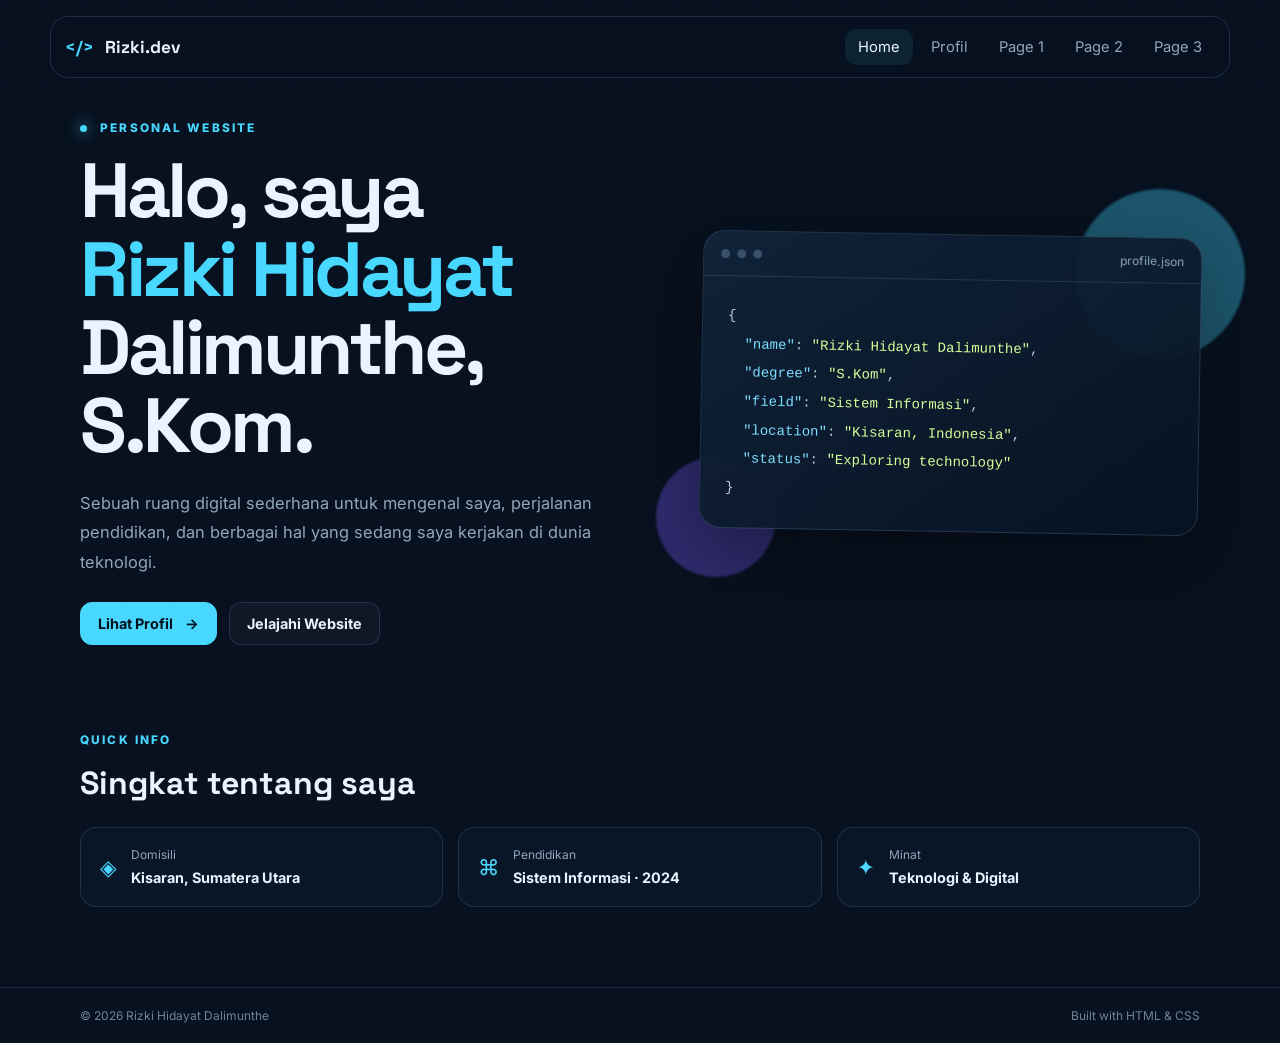
<file: index.html>
<!DOCTYPE html>
<html lang="id">
<head>
  <meta charset="UTF-8">
  <meta name="viewport" content="width=device-width, initial-scale=1.0">
  <meta name="description" content="Website pribadi Rizki Hidayat Dalimunthe, S.Kom - profil dan informasi pribadi.">
  <title>Rizki Hidayat Dalimunthe | Personal Website</title>
  <link rel="preconnect" href="https://fonts.googleapis.com">
  <link rel="preconnect" href="https://fonts.gstatic.com" crossorigin>
  <link href="https://fonts.googleapis.com/css2?family=Inter:wght@400;500;600;700;800&family=Space+Grotesk:wght@500;600;700&display=swap" rel="stylesheet">
  <link rel="stylesheet" href="style.css">
</head>
<body>
  <div class="grid-bg"></div>
  <header class="navbar">
    <a class="brand" href="index.html"><span>&lt;/&gt;</span> Rizki.dev</a>
    <button class="menu-toggle" aria-label="Buka menu" aria-expanded="false">☰</button>
    <nav class="nav-links">
      <a class="active" href="index.html">Home</a>
      <a href="profil.html">Profil</a>
      <a href="page1.html">Page 1</a>
      <a href="page2.html">Page 2</a>
      <a href="page3.html">Page 3</a>
    </nav>
  </header>

  <main>
    <section class="hero container">
      <div class="hero-copy">
        <p class="eyebrow"><span class="pulse"></span> PERSONAL WEBSITE</p>
        <h1>Halo, saya<br><span>Rizki Hidayat</span><br>Dalimunthe, S.Kom.</h1>
        <p class="lead">Sebuah ruang digital sederhana untuk mengenal saya, perjalanan pendidikan, dan berbagai hal yang sedang saya kerjakan di dunia teknologi.</p>
        <div class="hero-actions">
          <a class="btn primary" href="profil.html">Lihat Profil <span>→</span></a>
          <a class="btn ghost" href="page1.html">Jelajahi Website</a>
        </div>
      </div>
      <div class="hero-card">
        <div class="terminal">
          <div class="terminal-top"><span></span><span></span><span></span><b>profile.json</b></div>
          <pre><code>{
  <i>"name"</i>: <strong>"Rizki Hidayat Dalimunthe"</strong>,
  <i>"degree"</i>: <strong>"S.Kom"</strong>,
  <i>"field"</i>: <strong>"Sistem Informasi"</strong>,
  <i>"location"</i>: <strong>"Kisaran, Indonesia"</strong>,
  <i>"status"</i>: <strong>"Exploring technology"</strong>
}</code></pre>
        </div>
        <div class="orb orb-one"></div><div class="orb orb-two"></div>
      </div>
    </section>

    <section class="quick container">
      <div class="section-heading">
        <p class="eyebrow">QUICK INFO</p>
        <h2>Singkat tentang saya</h2>
      </div>
      <div class="info-grid">
        <article class="info-card"><span class="icon">◈</span><div><small>Domisili</small><strong>Kisaran, Sumatera Utara</strong></div></article>
        <article class="info-card"><span class="icon">⌘</span><div><small>Pendidikan</small><strong>Sistem Informasi · 2024</strong></div></article>
        <article class="info-card"><span class="icon">✦</span><div><small>Minat</small><strong>Teknologi & Digital</strong></div></article>
      </div>
    </section>
  </main>

  <footer><div class="container footer-inner"><span>© 2026 Rizki Hidayat Dalimunthe</span><span>Built with HTML & CSS</span></div></footer>
  <script src="script.js"></script>
</body>
</html>
</file>
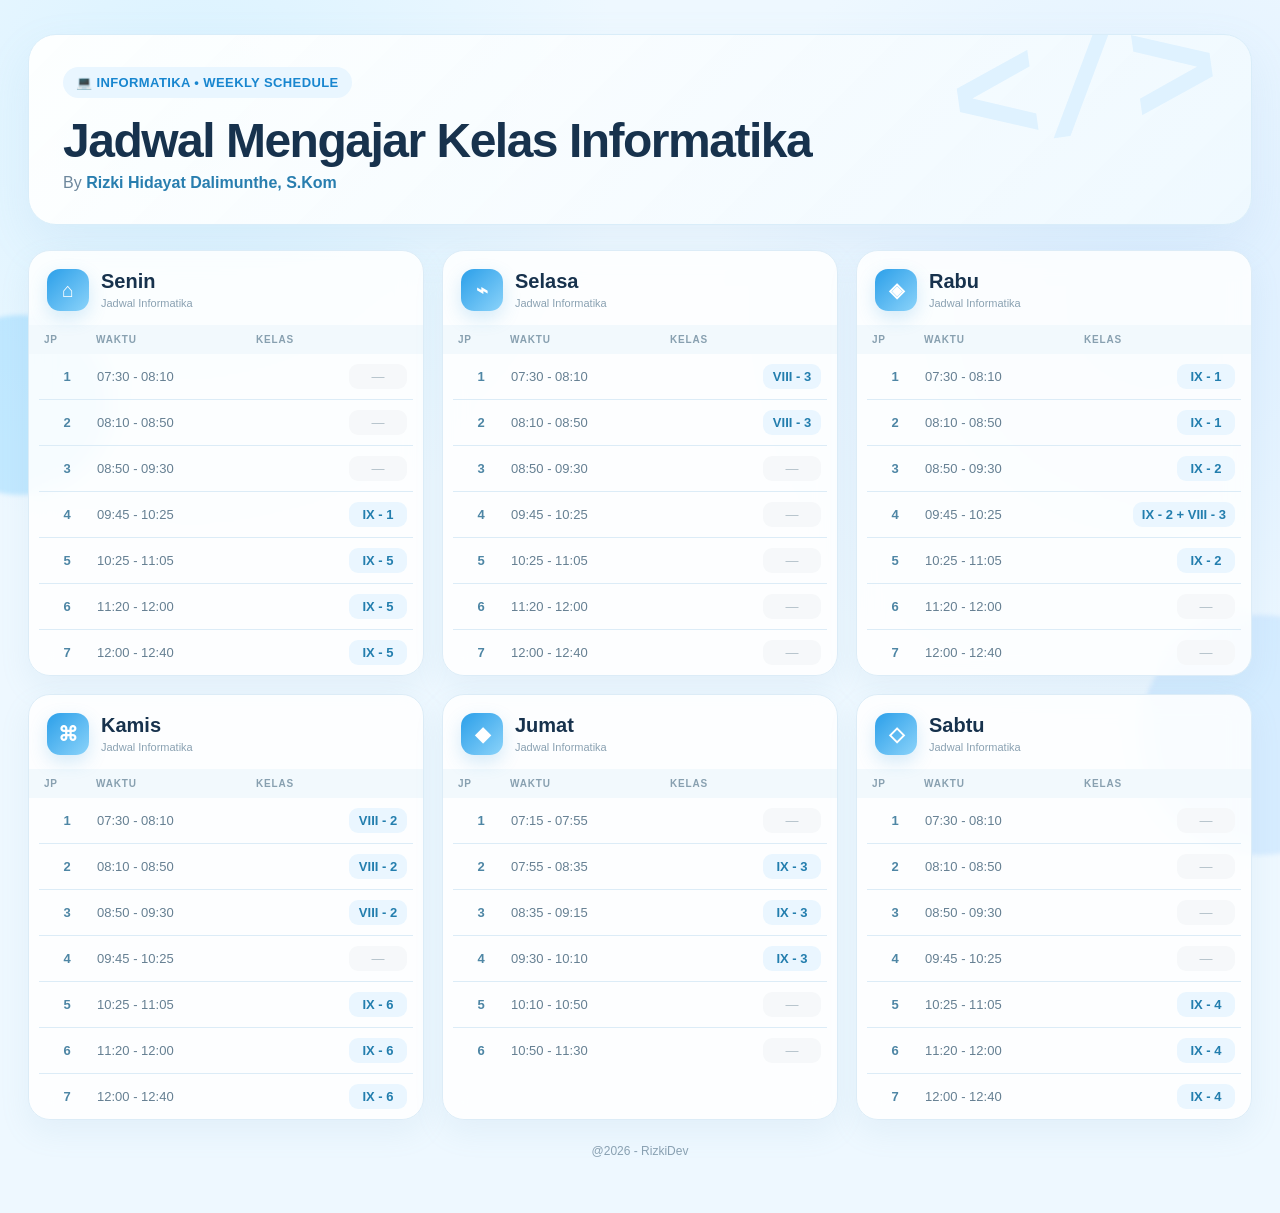
<file: page1.html>
<!DOCTYPE html>
<html lang="id">
<head>
<meta charset="UTF-8">
<meta name="viewport" content="width=device-width,initial-scale=1.0">
<title>Jadwal Mengajar Kelas Informatika — Rizki Hidayat Dalimunthe, S.Kom</title>
<style>
:root {
  --bg:#eef8ff; --panel:#ffffffd9; --blue:#2999e8; --blue2:#78c8f7;
  --ink:#17324d; --muted:#6d879c; --line:#dcecf7; --soft:#e9f6ff;
}
*{box-sizing:border-box}
body{margin:0;font-family:Inter,Segoe UI,Arial,sans-serif;color:var(--ink);
background:radial-gradient(circle at 15% 10%,#d9f2ff 0,transparent 28%),
radial-gradient(circle at 90% 25%,#dceeff 0,transparent 30%),var(--bg);
min-height:100vh;overflow-x:hidden}
.bg-orb{position:fixed;border-radius:50%;filter:blur(2px);opacity:.45;pointer-events:none}
.o1{width:180px;height:180px;background:#8ed5ff;left:-70px;top:35%}
.o2{width:240px;height:240px;background:#b9ddff;right:-100px;bottom:5%}
.container{max-width:1450px;margin:auto;padding:34px 28px 55px}
.hero{position:relative;overflow:hidden;background:linear-gradient(135deg,#ffffffee,#eff9ffff);
border:1px solid #d9edf9;border-radius:28px;padding:32px 34px;margin-bottom:25px;
box-shadow:0 18px 45px #8bb8d51f;animation:heroIn .75s ease both}
.hero:after{content:"</>";position:absolute;right:30px;top:-18px;font:bold 150px/1 monospace;
color:#dff2ff;transform:rotate(-8deg);z-index:0}
.badge{display:inline-flex;align-items:center;gap:8px;background:var(--soft);color:#1886cf;
padding:8px 13px;border-radius:999px;font-weight:700;font-size:13px;letter-spacing:.4px;position:relative;z-index:1}
h1{font-size:clamp(28px,4vw,48px);margin:15px 0 6px;letter-spacing:-1.5px;position:relative;z-index:1}
.author{font-size:16px;color:var(--muted);position:relative;z-index:1}
.author b{color:#287eaf}
.grid{display:grid;grid-template-columns:repeat(3,1fr);gap:18px}
.day-card{background:var(--panel);backdrop-filter:blur(12px);border:1px solid #dcecf7;border-radius:22px;
overflow:hidden;box-shadow:0 12px 30px #7faac51c;animation:cardIn .7s cubic-bezier(.2,.8,.2,1) both;
animation-delay:calc(var(--card) * 90ms + 180ms);transition:.25s ease}
.day-card:hover{transform:translateY(-5px);box-shadow:0 18px 38px #4b9bd22a}
.day-head{display:flex;align-items:center;gap:12px;padding:18px 18px 14px}
.day-icon{width:42px;height:42px;border-radius:13px;background:linear-gradient(135deg,#2b9fe9,#8bd3fa);
display:grid;place-items:center;color:white;font-size:20px;font-weight:800;box-shadow:0 7px 18px #399fdd35}
.day-head h2{margin:0;font-size:20px} .day-sub{font-size:11px;color:#8aa1b2}
.table-head,.row{display:grid;grid-template-columns:44px 1fr 1fr;gap:8px;align-items:center}
.table-head{padding:9px 15px;background:#f2f9fd;color:#88a0b0;font-size:10px;font-weight:800;letter-spacing:.8px}
.row{margin:0 10px;padding:10px 6px;border-bottom:1px solid var(--line);font-size:13px;animation:rowIn .5s ease both;
animation-delay:calc(var(--card) * 90ms + var(--i) * 45ms + 260ms)}
.row:last-child{border-bottom:0} .period{font-weight:800;color:#4e86a5;text-align:center}
.time{color:#657f92;white-space:nowrap} .class{justify-self:end;background:#eaf6ff;color:#237eae;
padding:5px 9px;border-radius:9px;font-weight:800;text-align:center;min-width:58px}
.row.empty .class{background:#f6f8fa;color:#b0bdc6;font-weight:500}
.footer{text-align:center;color:#8aa1b2;font-size:12px;margin-top:24px}
@keyframes heroIn{from{opacity:0;transform:translateY(-18px)}to{opacity:1;transform:none}}
@keyframes cardIn{from{opacity:0;transform:translateY(20px) scale(.98)}to{opacity:1;transform:none}}
@keyframes rowIn{from{opacity:0;transform:translateX(-8px)}to{opacity:1;transform:none}}
@media(max-width:1000px){.grid{grid-template-columns:repeat(2,1fr)}}
@media(max-width:680px){.container{padding:18px 12px 35px}.hero{padding:24px 20px}.grid{grid-template-columns:1fr}.hero:after{font-size:100px;right:-5px}}
@media(prefers-reduced-motion:reduce){*,*:before,*:after{animation:none!important;transition:none!important}}
</style>
</head>
<body>
<div class="bg-orb o1"></div><div class="bg-orb o2"></div>
<main class="container">
<header class="hero">
  <div class="badge">💻 INFORMATIKA • WEEKLY SCHEDULE</div>
  <h1>Jadwal Mengajar Kelas Informatika</h1>
  <div class="author">By <b>Rizki Hidayat Dalimunthe, S.Kom</b></div>
</header>
<div class="grid">
<section class="day-card" style="--card:0"><div class="day-head"><span class="day-icon">⌂</span><div><h2>Senin</h2><span class="day-sub">Jadwal Informatika</span></div></div><div class="table-head"><span>JP</span><span>WAKTU</span><span>KELAS</span></div><div class="row empty" style="--i:0"><div class="period">1</div><div class="time">07:30 - 08:10</div><div class="class">—</div></div><div class="row empty" style="--i:1"><div class="period">2</div><div class="time">08:10 - 08:50</div><div class="class">—</div></div><div class="row empty" style="--i:2"><div class="period">3</div><div class="time">08:50 - 09:30</div><div class="class">—</div></div><div class="row " style="--i:3"><div class="period">4</div><div class="time">09:45 - 10:25</div><div class="class">IX - 1</div></div><div class="row " style="--i:4"><div class="period">5</div><div class="time">10:25 - 11:05</div><div class="class">IX - 5</div></div><div class="row " style="--i:5"><div class="period">6</div><div class="time">11:20 - 12:00</div><div class="class">IX - 5</div></div><div class="row " style="--i:6"><div class="period">7</div><div class="time">12:00 - 12:40</div><div class="class">IX - 5</div></div></section><section class="day-card" style="--card:1"><div class="day-head"><span class="day-icon">⌁</span><div><h2>Selasa</h2><span class="day-sub">Jadwal Informatika</span></div></div><div class="table-head"><span>JP</span><span>WAKTU</span><span>KELAS</span></div><div class="row " style="--i:0"><div class="period">1</div><div class="time">07:30 - 08:10</div><div class="class">VIII - 3</div></div><div class="row " style="--i:1"><div class="period">2</div><div class="time">08:10 - 08:50</div><div class="class">VIII - 3</div></div><div class="row empty" style="--i:2"><div class="period">3</div><div class="time">08:50 - 09:30</div><div class="class">—</div></div><div class="row empty" style="--i:3"><div class="period">4</div><div class="time">09:45 - 10:25</div><div class="class">—</div></div><div class="row empty" style="--i:4"><div class="period">5</div><div class="time">10:25 - 11:05</div><div class="class">—</div></div><div class="row empty" style="--i:5"><div class="period">6</div><div class="time">11:20 - 12:00</div><div class="class">—</div></div><div class="row empty" style="--i:6"><div class="period">7</div><div class="time">12:00 - 12:40</div><div class="class">—</div></div></section><section class="day-card" style="--card:2"><div class="day-head"><span class="day-icon">◈</span><div><h2>Rabu</h2><span class="day-sub">Jadwal Informatika</span></div></div><div class="table-head"><span>JP</span><span>WAKTU</span><span>KELAS</span></div><div class="row " style="--i:0"><div class="period">1</div><div class="time">07:30 - 08:10</div><div class="class">IX - 1</div></div><div class="row " style="--i:1"><div class="period">2</div><div class="time">08:10 - 08:50</div><div class="class">IX - 1</div></div><div class="row " style="--i:2"><div class="period">3</div><div class="time">08:50 - 09:30</div><div class="class">IX - 2</div></div><div class="row " style="--i:3"><div class="period">4</div><div class="time">09:45 - 10:25</div><div class="class">IX - 2 + VIII - 3</div></div><div class="row " style="--i:4"><div class="period">5</div><div class="time">10:25 - 11:05</div><div class="class">IX - 2</div></div><div class="row empty" style="--i:5"><div class="period">6</div><div class="time">11:20 - 12:00</div><div class="class">—</div></div><div class="row empty" style="--i:6"><div class="period">7</div><div class="time">12:00 - 12:40</div><div class="class">—</div></div></section><section class="day-card" style="--card:3"><div class="day-head"><span class="day-icon">⌘</span><div><h2>Kamis</h2><span class="day-sub">Jadwal Informatika</span></div></div><div class="table-head"><span>JP</span><span>WAKTU</span><span>KELAS</span></div><div class="row " style="--i:0"><div class="period">1</div><div class="time">07:30 - 08:10</div><div class="class">VIII - 2</div></div><div class="row " style="--i:1"><div class="period">2</div><div class="time">08:10 - 08:50</div><div class="class">VIII - 2</div></div><div class="row " style="--i:2"><div class="period">3</div><div class="time">08:50 - 09:30</div><div class="class">VIII - 2</div></div><div class="row empty" style="--i:3"><div class="period">4</div><div class="time">09:45 - 10:25</div><div class="class">—</div></div><div class="row " style="--i:4"><div class="period">5</div><div class="time">10:25 - 11:05</div><div class="class">IX - 6</div></div><div class="row " style="--i:5"><div class="period">6</div><div class="time">11:20 - 12:00</div><div class="class">IX - 6</div></div><div class="row " style="--i:6"><div class="period">7</div><div class="time">12:00 - 12:40</div><div class="class">IX - 6</div></div></section><section class="day-card" style="--card:4"><div class="day-head"><span class="day-icon">◆</span><div><h2>Jumat</h2><span class="day-sub">Jadwal Informatika</span></div></div><div class="table-head"><span>JP</span><span>WAKTU</span><span>KELAS</span></div><div class="row empty" style="--i:0"><div class="period">1</div><div class="time">07:15 - 07:55</div><div class="class">—</div></div><div class="row " style="--i:1"><div class="period">2</div><div class="time">07:55 - 08:35</div><div class="class">IX - 3</div></div><div class="row " style="--i:2"><div class="period">3</div><div class="time">08:35 - 09:15</div><div class="class">IX - 3</div></div><div class="row " style="--i:3"><div class="period">4</div><div class="time">09:30 - 10:10</div><div class="class">IX - 3</div></div><div class="row empty" style="--i:4"><div class="period">5</div><div class="time">10:10 - 10:50</div><div class="class">—</div></div><div class="row empty" style="--i:5"><div class="period">6</div><div class="time">10:50 - 11:30</div><div class="class">—</div></div></section><section class="day-card" style="--card:5"><div class="day-head"><span class="day-icon">◇</span><div><h2>Sabtu</h2><span class="day-sub">Jadwal Informatika</span></div></div><div class="table-head"><span>JP</span><span>WAKTU</span><span>KELAS</span></div><div class="row empty" style="--i:0"><div class="period">1</div><div class="time">07:30 - 08:10</div><div class="class">—</div></div><div class="row empty" style="--i:1"><div class="period">2</div><div class="time">08:10 - 08:50</div><div class="class">—</div></div><div class="row empty" style="--i:2"><div class="period">3</div><div class="time">08:50 - 09:30</div><div class="class">—</div></div><div class="row empty" style="--i:3"><div class="period">4</div><div class="time">09:45 - 10:25</div><div class="class">—</div></div><div class="row " style="--i:4"><div class="period">5</div><div class="time">10:25 - 11:05</div><div class="class">IX - 4</div></div><div class="row " style="--i:5"><div class="period">6</div><div class="time">11:20 - 12:00</div><div class="class">IX - 4</div></div><div class="row " style="--i:6"><div class="period">7</div><div class="time">12:00 - 12:40</div><div class="class">IX - 4</div></div></section>
</div>
<div class="footer">@2026 - RizkiDev</div>
</main>
</body>
</html>
</file>
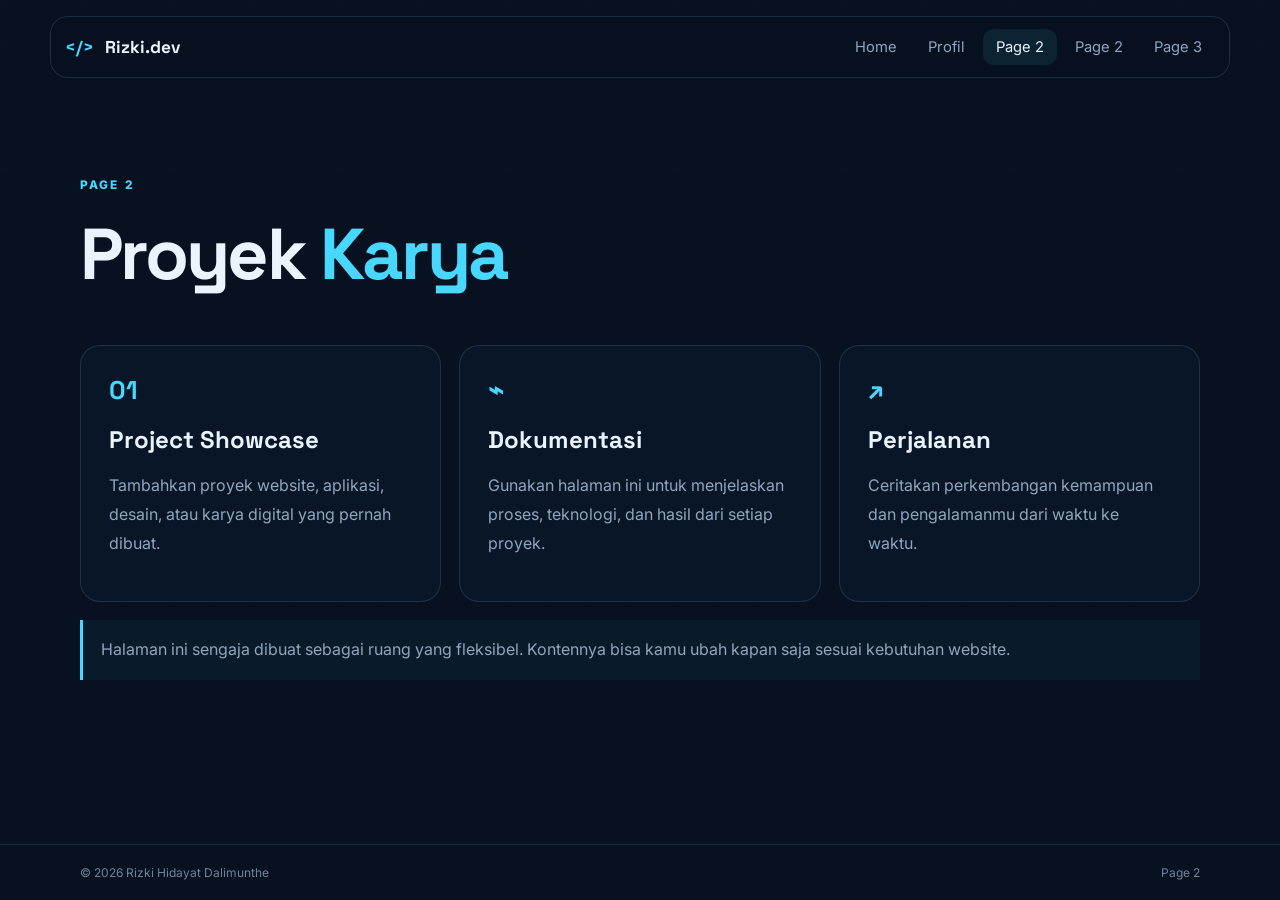
<file: page2.html>
<!DOCTYPE html>
<html lang="id"><head><meta charset="UTF-8"><meta name="viewport" content="width=device-width, initial-scale=1.0">
<title>Page 2 | Rizki Hidayat Dalimunthe</title><link rel="preconnect" href="https://fonts.googleapis.com"><link rel="preconnect" href="https://fonts.gstatic.com" crossorigin>
<link href="https://fonts.googleapis.com/css2?family=Inter:wght@400;500;600;700;800&family=Space+Grotesk:wght@500;600;700&display=swap" rel="stylesheet"><link rel="stylesheet" href="style.css"></head>
<body><div class="grid-bg"></div><header class="navbar"><a class="brand" href="index.html"><span>&lt;/&gt;</span> Rizki.dev</a><button class="menu-toggle" aria-label="Buka menu" aria-expanded="false">☰</button>
<nav class="nav-links"><a href="index.html">Home</a><a href="profil.html">Profil</a><a class="active" href="page2.html">Page 2</a><a href="page2.html">Page 2</a><a href="page3.html">Page 3</a></nav></header>
<main class="container page-main"><p class="eyebrow">PAGE 2</p><h1 class="page-title">Proyek <span>Karya</span></h1>
<div class="feature-grid"><article class="feature-card"><div class="feature-icon">01</div><h2>Project Showcase</h2><p>Tambahkan proyek website, aplikasi, desain, atau karya digital yang pernah dibuat.</p></article><article class="feature-card"><div class="feature-icon">⌁</div><h2>Dokumentasi</h2><p>Gunakan halaman ini untuk menjelaskan proses, teknologi, dan hasil dari setiap proyek.</p></article><article class="feature-card"><div class="feature-icon">↗</div><h2>Perjalanan</h2><p>Ceritakan perkembangan kemampuan dan pengalamanmu dari waktu ke waktu.</p></article></div><div class="note">Halaman ini sengaja dibuat sebagai ruang yang fleksibel. Kontennya bisa kamu ubah kapan saja sesuai kebutuhan website.</div></main>
<footer><div class="container footer-inner"><span>© 2026 Rizki Hidayat Dalimunthe</span><span>Page 2</span></div></footer><script src="script.js"></script></body></html>
</file>
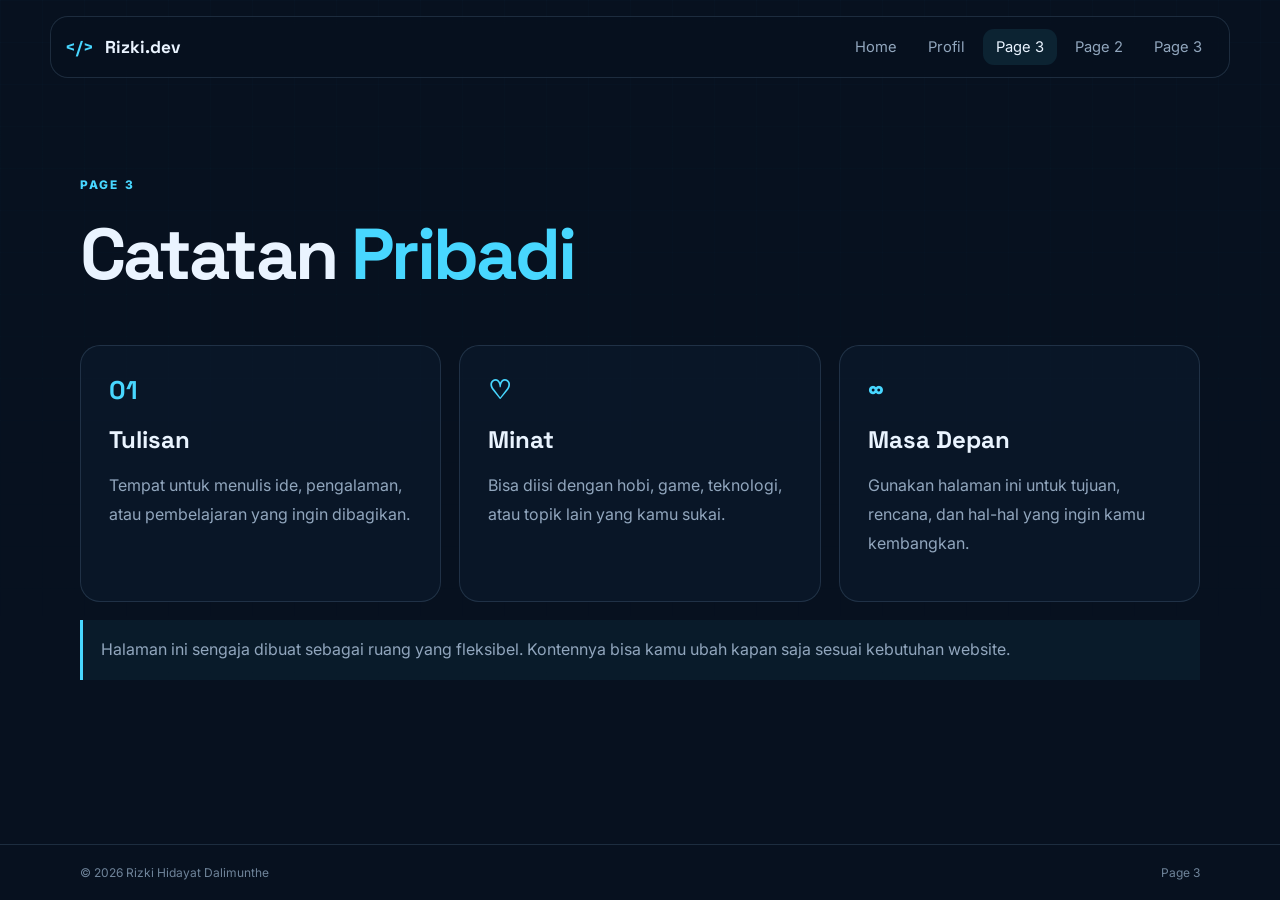
<file: page3.html>
<!DOCTYPE html>
<html lang="id"><head><meta charset="UTF-8"><meta name="viewport" content="width=device-width, initial-scale=1.0">
<title>Page 3 | Rizki Hidayat Dalimunthe</title><link rel="preconnect" href="https://fonts.googleapis.com"><link rel="preconnect" href="https://fonts.gstatic.com" crossorigin>
<link href="https://fonts.googleapis.com/css2?family=Inter:wght@400;500;600;700;800&family=Space+Grotesk:wght@500;600;700&display=swap" rel="stylesheet"><link rel="stylesheet" href="style.css"></head>
<body><div class="grid-bg"></div><header class="navbar"><a class="brand" href="index.html"><span>&lt;/&gt;</span> Rizki.dev</a><button class="menu-toggle" aria-label="Buka menu" aria-expanded="false">☰</button>
<nav class="nav-links"><a href="index.html">Home</a><a href="profil.html">Profil</a><a class="active" href="page3.html">Page 3</a><a href="page2.html">Page 2</a><a href="page3.html">Page 3</a></nav></header>
<main class="container page-main"><p class="eyebrow">PAGE 3</p><h1 class="page-title">Catatan <span>Pribadi</span></h1>
<div class="feature-grid"><article class="feature-card"><div class="feature-icon">01</div><h2>Tulisan</h2><p>Tempat untuk menulis ide, pengalaman, atau pembelajaran yang ingin dibagikan.</p></article><article class="feature-card"><div class="feature-icon">♡</div><h2>Minat</h2><p>Bisa diisi dengan hobi, game, teknologi, atau topik lain yang kamu sukai.</p></article><article class="feature-card"><div class="feature-icon">∞</div><h2>Masa Depan</h2><p>Gunakan halaman ini untuk tujuan, rencana, dan hal-hal yang ingin kamu kembangkan.</p></article></div><div class="note">Halaman ini sengaja dibuat sebagai ruang yang fleksibel. Kontennya bisa kamu ubah kapan saja sesuai kebutuhan website.</div></main>
<footer><div class="container footer-inner"><span>© 2026 Rizki Hidayat Dalimunthe</span><span>Page 3</span></div></footer><script src="script.js"></script></body></html>
</file>
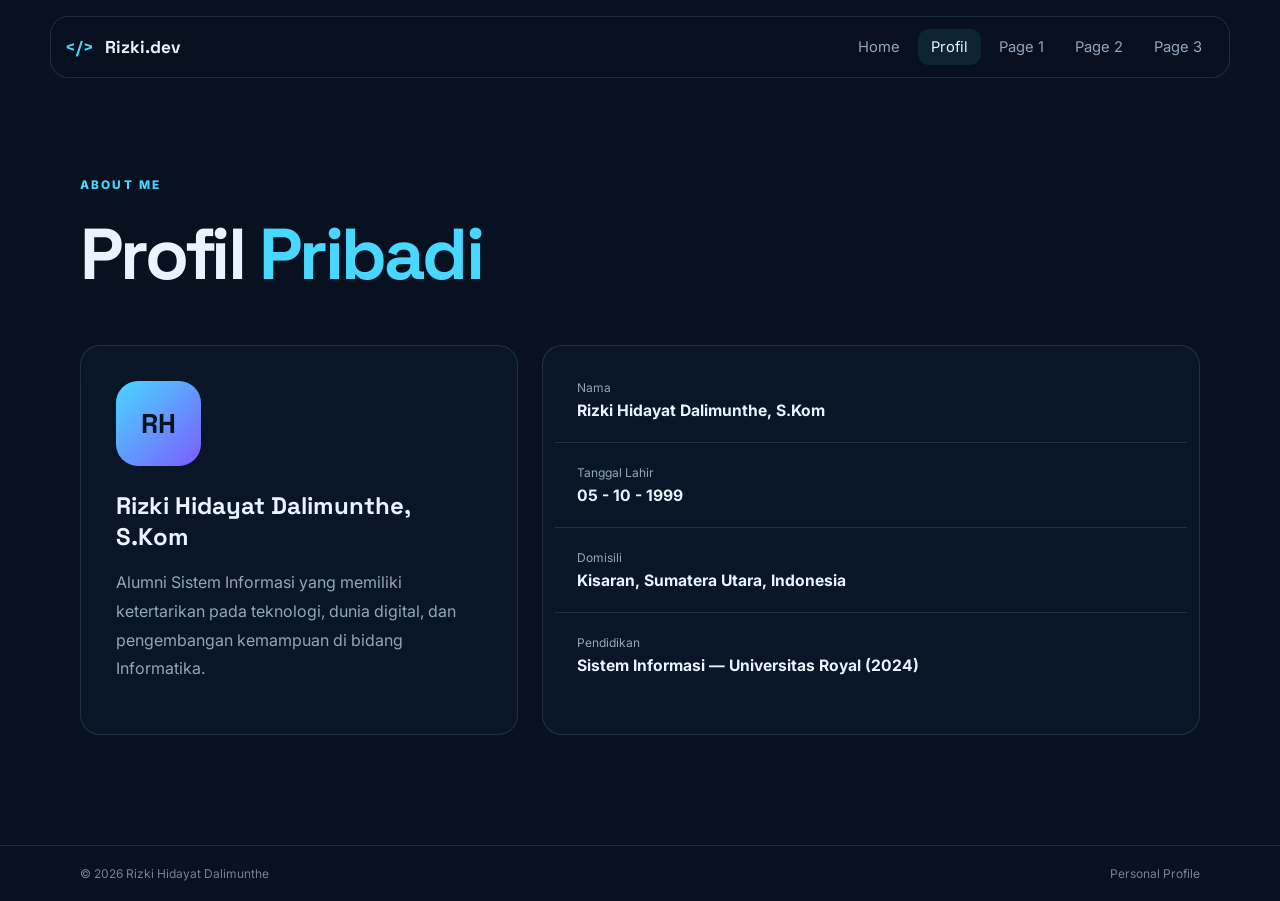
<file: profil.html>
<!DOCTYPE html>
<html lang="id"><head>
<meta charset="UTF-8"><meta name="viewport" content="width=device-width, initial-scale=1.0">
<title>Profil | Rizki Hidayat Dalimunthe</title>
<link rel="preconnect" href="https://fonts.googleapis.com"><link rel="preconnect" href="https://fonts.gstatic.com" crossorigin>
<link href="https://fonts.googleapis.com/css2?family=Inter:wght@400;500;600;700;800&family=Space+Grotesk:wght@500;600;700&display=swap" rel="stylesheet">
<link rel="stylesheet" href="style.css"></head><body><div class="grid-bg"></div>
<header class="navbar"><a class="brand" href="index.html"><span>&lt;/&gt;</span> Rizki.dev</a><button class="menu-toggle" aria-label="Buka menu" aria-expanded="false">☰</button>
<nav class="nav-links"><a href="index.html">Home</a><a class="active" href="profil.html">Profil</a><a href="page1.html">Page 1</a><a href="page2.html">Page 2</a><a href="page3.html">Page 3</a></nav></header>
<main class="container page-main"><p class="eyebrow">ABOUT ME</p><h1 class="page-title">Profil <span>Pribadi</span></h1>
<div class="profile-layout"><section class="profile-card"><div class="avatar">RH</div><h2>Rizki Hidayat Dalimunthe, S.Kom</h2><p>Alumni Sistem Informasi yang memiliki ketertarikan pada teknologi, dunia digital, dan pengembangan kemampuan di bidang Informatika.</p></section>
<section class="details"><div class="detail"><small>Nama</small><strong>Rizki Hidayat Dalimunthe, S.Kom</strong></div><div class="detail"><small>Tanggal Lahir</small><strong>05 - 10 - 1999</strong></div><div class="detail"><small>Domisili</small><strong>Kisaran, Sumatera Utara, Indonesia</strong></div><div class="detail"><small>Pendidikan</small><strong>Sistem Informasi — Universitas Royal (2024)</strong></div></section></div></main>
<footer><div class="container footer-inner"><span>© 2026 Rizki Hidayat Dalimunthe</span><span>Personal Profile</span></div></footer><script src="script.js"></script></body></html>
</file>
<file: style.css>
:root{
  --bg:#07111f; --panel:#0c1a2c; --panel2:#10243a; --text:#eaf4ff; --muted:#91a6bd;
  --accent:#48d7ff; --accent2:#7c5cff; --line:rgba(148,190,230,.16); --shadow:0 24px 70px rgba(0,0,0,.35);
}
*{box-sizing:border-box} html{scroll-behavior:smooth} body{margin:0;background:var(--bg);color:var(--text);font-family:Inter,system-ui,sans-serif;min-height:100vh;display:flex;flex-direction:column}
.grid-bg{position:fixed;inset:0;z-index:-1;opacity:.35;background-image:linear-gradient(rgba(72,215,255,.05) 1px,transparent 1px),linear-gradient(90deg,rgba(72,215,255,.05) 1px,transparent 1px);background-size:42px 42px;mask-image:linear-gradient(to bottom,black,transparent 85%)}
.container{width:min(1120px,calc(100% - 40px));margin:auto}.navbar{width:min(1180px,calc(100% - 32px));margin:16px auto 0;padding:12px 14px;display:flex;align-items:center;justify-content:space-between;border:1px solid var(--line);background:rgba(7,17,31,.72);backdrop-filter:blur(14px);border-radius:18px;position:relative;z-index:5}
.brand{font-family:"Space Grotesk",sans-serif;font-weight:700;color:var(--text);text-decoration:none;font-size:1.08rem}.brand span{color:var(--accent);margin-right:7px}.nav-links{display:flex;gap:5px}.nav-links a{color:var(--muted);text-decoration:none;padding:9px 13px;border-radius:11px;font-size:.92rem;transition:.2s}.nav-links a:hover,.nav-links a.active{color:var(--text);background:rgba(72,215,255,.09)}.menu-toggle{display:none;background:none;border:0;color:var(--text);font-size:1.4rem}
.hero{min-height:610px;display:grid;grid-template-columns:1.05fr .95fr;gap:70px;align-items:center}.eyebrow{font-size:.74rem;letter-spacing:.18em;color:var(--accent);font-weight:800;margin:0 0 16px}.pulse{display:inline-block;width:7px;height:7px;background:var(--accent);border-radius:50%;margin-right:8px;box-shadow:0 0 14px var(--accent)}h1,h2{font-family:"Space Grotesk",sans-serif}.hero h1{font-size:clamp(2.6rem,6vw,5rem);line-height:1.02;letter-spacing:-.045em;margin:0}.hero h1 span,.page-title span{color:var(--accent)}.lead{color:var(--muted);font-size:1.03rem;line-height:1.8;max-width:610px;margin:24px 0}.hero-actions{display:flex;gap:12px;flex-wrap:wrap}.btn{display:inline-flex;align-items:center;gap:12px;text-decoration:none;padding:12px 17px;border-radius:12px;font-weight:700;font-size:.9rem;border:1px solid var(--line)}.btn.primary{color:#03121d;background:var(--accent);border-color:var(--accent)}.btn.ghost{color:var(--text);background:rgba(255,255,255,.03)}.hero-card{position:relative}.terminal{border:1px solid var(--line);background:linear-gradient(145deg,rgba(16,36,58,.95),rgba(8,19,34,.96));border-radius:22px;box-shadow:var(--shadow);overflow:hidden;transform:rotate(1deg)}.terminal-top{height:45px;border-bottom:1px solid var(--line);display:flex;align-items:center;gap:7px;padding:0 17px;color:#7890aa;font-size:.75rem}.terminal-top span{width:9px;height:9px;border-radius:50%;background:#36516b}.terminal-top b{margin-left:auto;font-weight:500}.terminal pre{padding:25px;margin:0;overflow:auto;color:#b9c9d9;font:14px/2.05 ui-monospace,SFMono-Regular,Menlo,monospace}.terminal i{color:#7cddff;font-style:normal}.terminal strong{color:#d6ff9a;font-weight:500}.orb{position:absolute;border-radius:50%;filter:blur(1px);opacity:.35;z-index:-1}.orb-one{width:170px;height:170px;background:var(--accent);right:-45px;top:-45px}.orb-two{width:120px;height:120px;background:var(--accent2);left:-45px;bottom:-45px}
.quick{padding:45px 0 80px}.section-heading h2{font-size:2rem;margin:0 0 24px}.info-grid{display:grid;grid-template-columns:repeat(3,1fr);gap:15px}.info-card{display:flex;gap:14px;align-items:center;border:1px solid var(--line);background:rgba(12,26,44,.72);padding:19px;border-radius:16px}.icon{font-size:1.35rem;color:var(--accent)}.info-card small,.detail small{display:block;color:var(--muted);font-size:.75rem;margin-bottom:5px}.info-card strong{font-size:.9rem}
.page-main{padding:100px 0 110px;flex:1}.page-title{font-size:clamp(2.5rem,6vw,4.5rem);margin:0 0 45px;letter-spacing:-.04em}.profile-layout{display:grid;grid-template-columns:.8fr 1.2fr;gap:24px}.profile-card,.details,.feature-card{border:1px solid var(--line);background:rgba(12,26,44,.72);border-radius:20px}.profile-card{padding:35px}.avatar{width:85px;height:85px;border-radius:22px;display:grid;place-items:center;background:linear-gradient(135deg,var(--accent),var(--accent2));color:#07111f;font:800 1.7rem "Space Grotesk";margin-bottom:24px}.profile-card h2{margin:0 0 12px;font-size:1.5rem}.profile-card p,.feature-card p{color:var(--muted);line-height:1.8}.details{padding:12px}.detail{padding:22px;border-bottom:1px solid var(--line)}.detail:last-child{border-bottom:0}.detail strong{font-size:.98rem}.feature-grid{display:grid;grid-template-columns:repeat(3,1fr);gap:18px}.feature-card{padding:28px}.feature-icon{color:var(--accent);font:700 1.6rem "Space Grotesk"}.feature-card h2{margin:18px 0 0}.note{margin-top:18px;border-left:3px solid var(--accent);padding:16px 18px;background:rgba(72,215,255,.05);color:var(--muted);line-height:1.7}
footer{border-top:1px solid var(--line);padding:20px 0;color:#6f849a;font-size:.75rem}.footer-inner{display:flex;justify-content:space-between;gap:20px}
@media(max-width:820px){.hero{grid-template-columns:1fr;gap:35px;padding:70px 0 30px;min-height:auto}.hero-card{max-width:650px}.info-grid,.feature-grid,.profile-layout{grid-template-columns:1fr}.page-main{padding-top:70px}.menu-toggle{display:block}.nav-links{display:none;position:absolute;top:62px;left:0;right:0;flex-direction:column;background:rgba(7,17,31,.97);padding:10px;border:1px solid var(--line);border-radius:14px}.nav-links.open{display:flex}.nav-links a{padding:12px}.footer-inner{flex-direction:column}.navbar{margin-top:10px}}
@media(max-width:500px){.container{width:min(100% - 28px,1120px)}.navbar{width:calc(100% - 20px)}.hero h1{font-size:2.65rem}.terminal pre{font-size:11px}.profile-card,.feature-card{padding:23px}}
</file>
